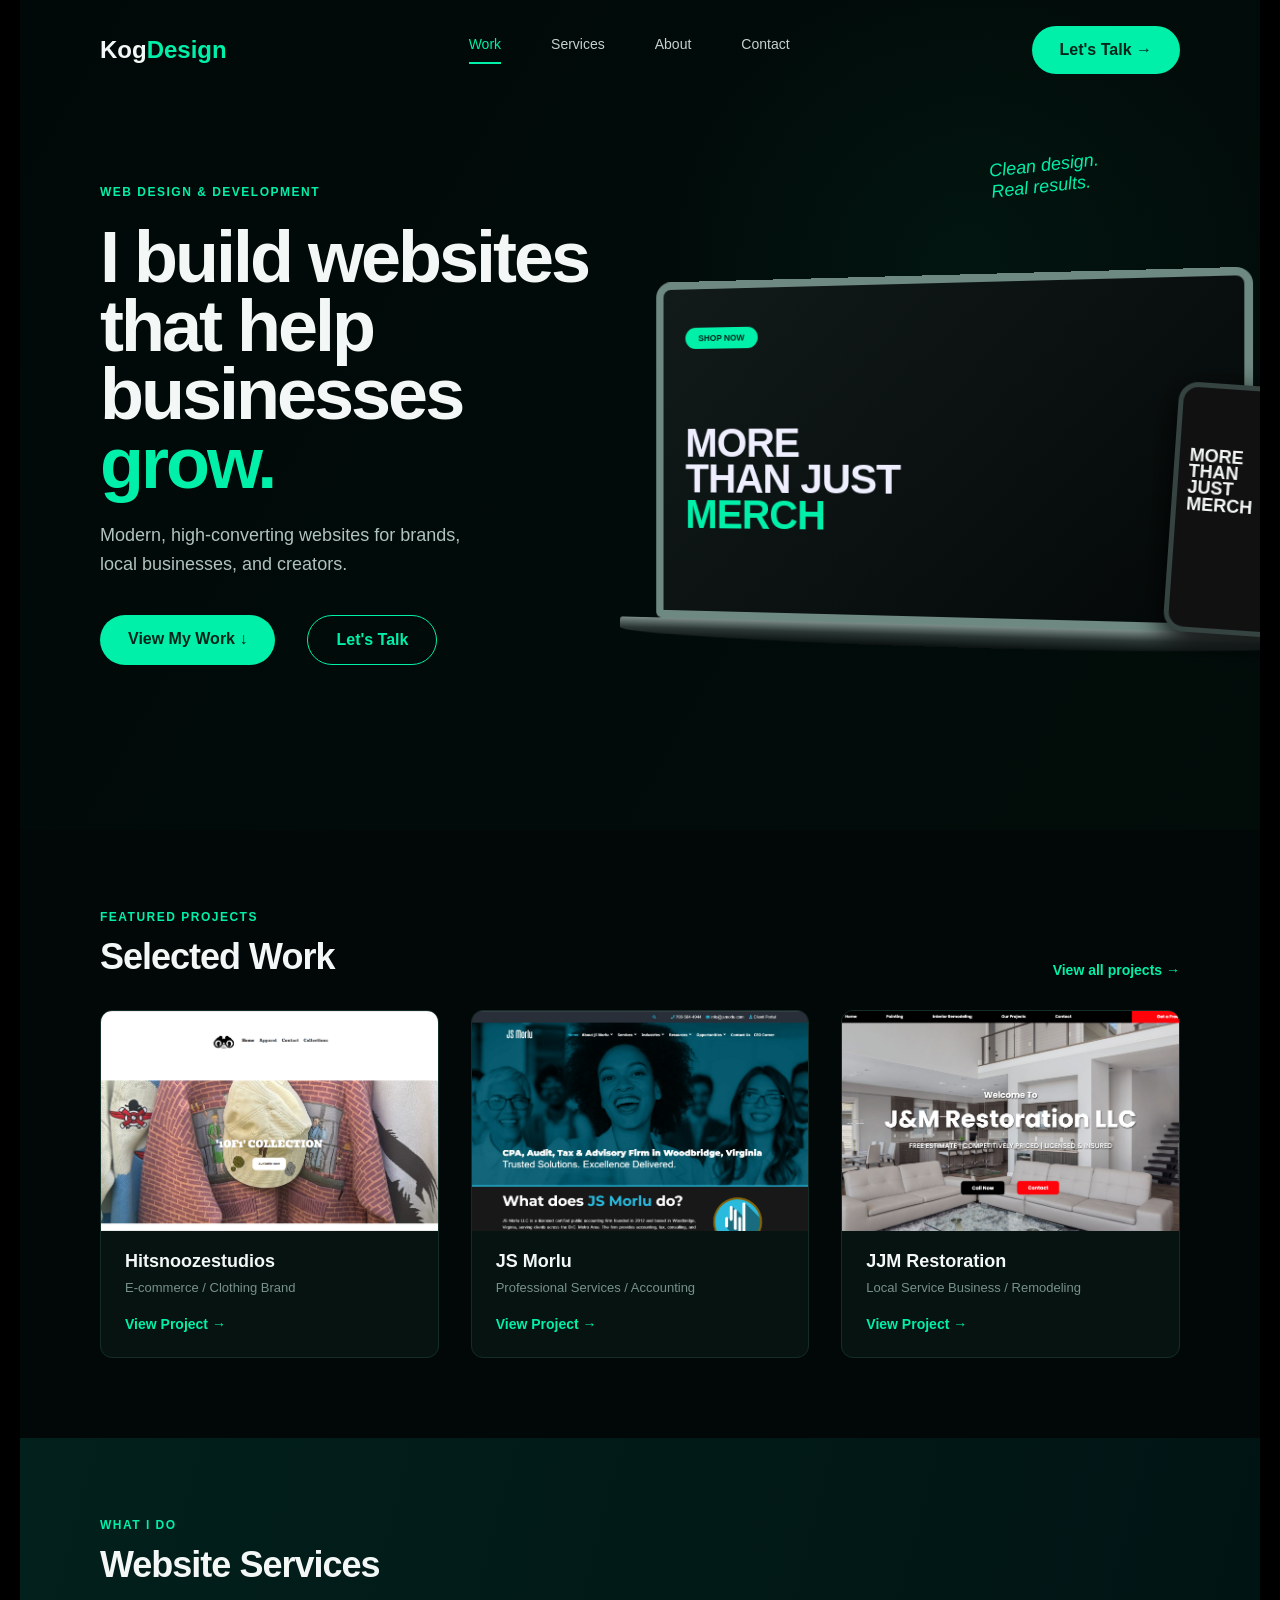
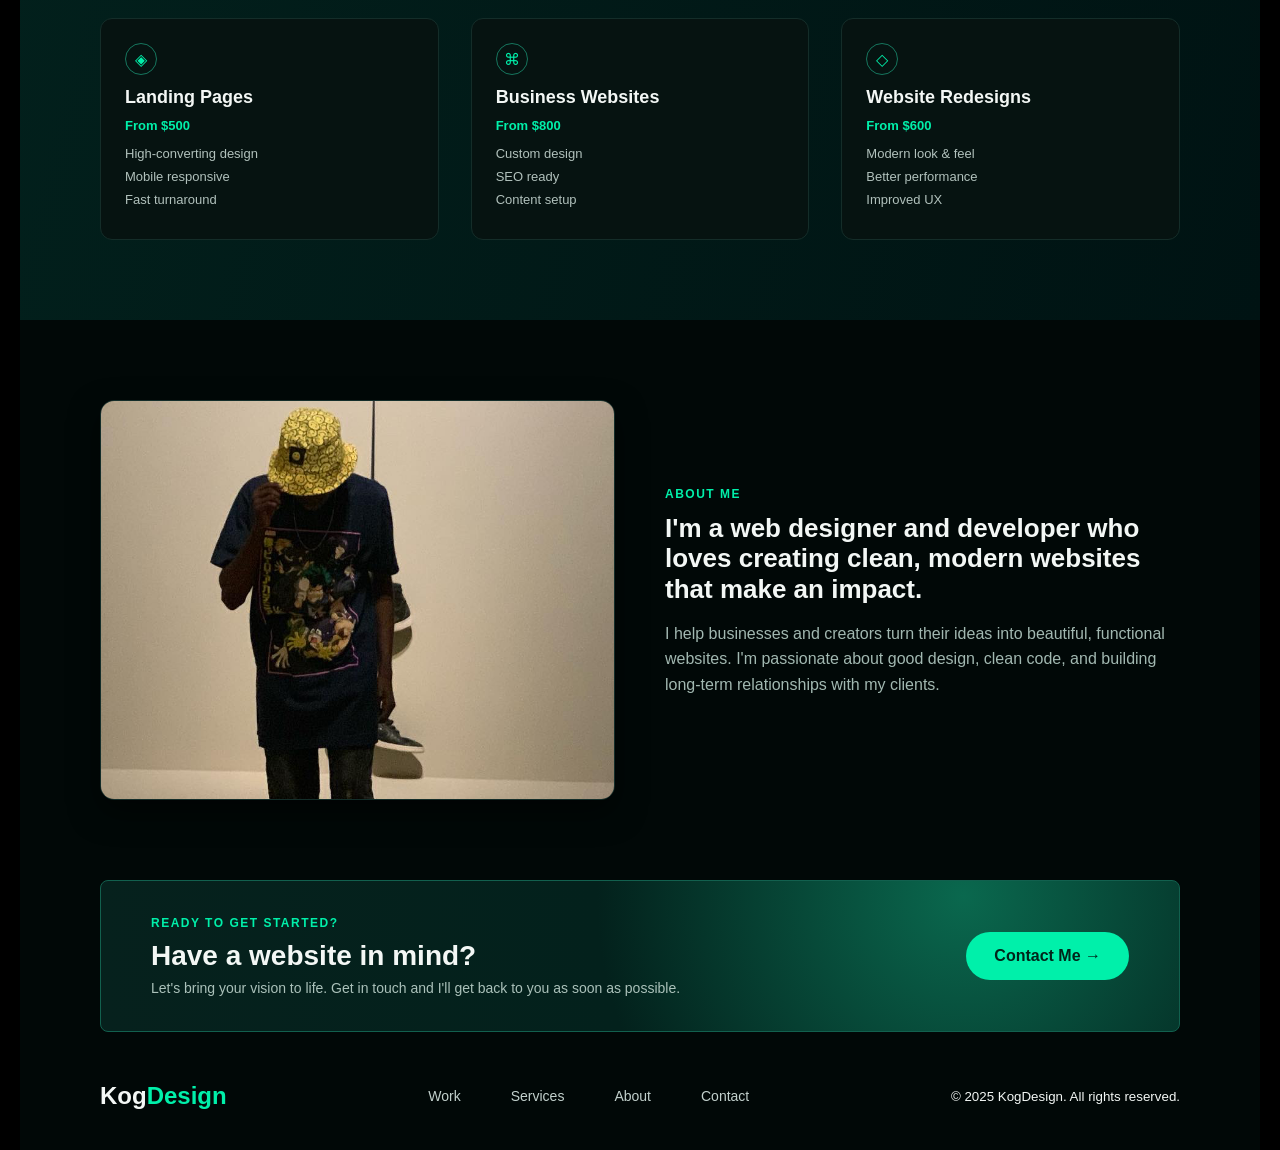
<file: index.html>
<!doctype html>
<html lang="en">
<head>
<meta charset="UTF-8" />
<meta name="viewport" content="width=device-width, initial-scale=1.0" />
<title>KogDesign — Web Design & Development</title>
<style>
:root{--bg:#000;--panel:#04130f;--line:#103c31;--muted:#9ab5ad;--text:#f3f7f5;--green:#00f0aa;--green2:#00b987}
*{box-sizing:border-box}
html{scroll-behavior:smooth}
body{margin:0;background:var(--bg);color:var(--text);font:16px Arial,Helvetica,sans-serif}
a{color:inherit;text-decoration:none}
button{font:inherit}
.site{width:min(1600px,calc(100% - 40px));margin:0 auto;background:#010807;overflow:hidden}
.hero{min-height:800px;padding:0 80px 80px;background:radial-gradient(circle at 76% 32%,#063d2b33,transparent 30%),linear-gradient(120deg,#000908,#020d0a)}
header{height:100px;display:flex;align-items:center;justify-content:space-between}
.brand{font-size:24px;font-weight:800}.brand span{color:var(--green)}
nav{display:flex;gap:50px;font-size:14px;color:#c4d2ce}
nav a:first-child{color:var(--green);border-bottom:2px solid var(--green);padding-bottom:10px}
.cta,.button{border:0;border-radius:30px;padding:15px 28px;font-weight:700;cursor:pointer}
.cta,.primary{background:var(--green);color:#00251a}
.outline{background:transparent;border:1px solid var(--green);color:var(--green)}
.hero-grid{display:grid;grid-template-columns:1fr 1.2fr;align-items:center;min-height:650px}
.eyebrow,.mini{font-size:12px;letter-spacing:1.5px;color:var(--green);font-weight:700}
.hero h1{font-size:72px;line-height:.95;letter-spacing:-3px;margin:24px 0}
.hero h1 span{color:var(--green)}
.hero p{color:#b0c3bd;line-height:1.6;font-size:18px}
.actions{display:flex;gap:32px;margin-top:36px}
.hero-art{height:600px;position:relative}
.scribble{position:absolute;right:80px;top:30px;color:var(--green);font-style:italic;transform:rotate(-6deg);font-size:18px}
.laptop{position:absolute;left:50px;top:150px;width:600px;height:350px;transform:perspective(800px) rotateY(-7deg)}
.screen{height:350px;border:8px solid #6e8981;border-radius:16px 16px 6px 6px;background:linear-gradient(135deg,#121b1a,#030807);padding:24px;color:#eef}
.screen h3{font-size:42px;line-height:.88;margin:80px 0;letter-spacing:-1px}
.screen b{color:var(--green)}
.screen small{background:var(--green);color:#00251a;border-radius:14px;font-size:9px;font-weight:800;padding:6px 14px;margin-top:16px;display:inline-block}
.base{height:22px;width:680px;margin-left:-40px;background:linear-gradient(#7c8c88,#2b3735 48%,#0a1010);border-radius:4px 4px 60% 60%}
.phone{position:absolute;left:580px;top:260px;width:130px;height:250px;padding:10px;border:5px solid #354341;border-radius:20px;background:#111;transform:rotate(4deg);box-shadow:0 10px 30px #000}
.phone-screen{height:100%;border-radius:12px;background:linear-gradient(150deg,#152624,#060d0d);padding:14px 10px}
.phone h4{font-size:18px;line-height:.9;font-weight:800;margin:50px 0}
.section{padding:80px 80px}
.heading{display:flex;align-items:end;justify-content:space-between;margin-bottom:32px}
.section h2{margin:12px 0 0;font-size:36px;letter-spacing:-1px}
.muted{color:var(--green);font-size:14px;font-weight:700}
.projects{background:#020b0b}
.projects-grid{display:grid;grid-template-columns:repeat(3,1fr);gap:32px}
.card{background:#061311;border:1px solid #142d29;border-radius:12px;overflow:hidden;transition:transform .25s ease,border-color .25s ease,box-shadow .25s ease}
.card:hover{border-color:#00f0aa55;transform:translateY(-3px);box-shadow:0 12px 30px #0008}
.preview{height:220px;position:relative;overflow:hidden;background:#0e1d1b;display:flex;align-items:center;justify-content:center}
.preview img{width:100%;height:100%;object-fit:cover;object-position:top center;display:block;transition:transform .35s ease}
.card:hover .preview img{transform:scale(1.04)}
.info{padding:20px 24px 24px}
.info h3{font-size:18px;margin:0 0 8px}
.info p{color:#78918b;font-size:13px;margin:0 0 20px}
.info a{color:var(--green);font-size:14px;font-weight:700}
.green{background:linear-gradient(105deg,#02201c,#001313)}
.services{display:grid;grid-template-columns:repeat(3,1fr);gap:32px}
.service{background:#061311;border:1px solid #142d29;border-radius:12px;padding:24px}
.icon{width:32px;height:32px;border:1px solid #16765e;border-radius:50%;display:grid;place-items:center;color:var(--green);margin-bottom:12px}
.service h3{font-size:18px;margin:0 0 8px}
.service strong{font-size:13px;color:var(--green)}
.service ul{margin:12px 0 0;padding:0;list-style:none}
.service li{color:#b1c1bc;font-size:13px;margin:8px 0}
.about{display:grid;grid-template-columns:1fr 1fr;gap:50px;align-items:center}
.about-image{height:400px;border-radius:14px;overflow:hidden;border:1px solid #142d29;background:#061311;box-shadow:0 12px 30px #0008}
.about-image img{width:100%;height:100%;object-fit:cover;object-position:center 25%;display:block}
.about h3{font-size:26px;line-height:1.18;margin:12px 0 16px}
.about p{color:#a2b8b1;font-size:16px;line-height:1.6}
.banner{margin:0 80px 50px;padding:35px 50px;border:1px solid #12604e;border-radius:8px;background:radial-gradient(circle at 80% 10%,#0a684e,#03211c 42%,#06211d);display:flex;align-items:center;justify-content:space-between}
.banner h2{font-size:28px;margin:10px 0 8px}
.banner p{margin:0;color:#abc1ba;font-size:14px}
footer{display:flex;align-items:center;justify-content:space-between;padding:0 80px 40px}
.footer-links{display:flex;gap:50px;font-size:14px;color:#c2d0cc}
.contact-modal{position:fixed;inset:0;z-index:20;display:none;place-items:center;padding:24px;background:#000b;backdrop-filter:blur(7px)}
.form-card{width:min(100%,560px);position:relative;padding:38px 42px 42px;border:1px solid #1a6a56;border-radius:12px;background:linear-gradient(145deg,#071c18,#020b0a 70%);box-shadow:0 24px 80px #000}
.close{position:absolute;top:18px;right:18px;display:grid;place-items:center;width:32px;height:32px;border:1px solid #1d5c4d;border-radius:50%;background:transparent;color:#b4d0c8;cursor:pointer}
.form-card h2{margin:8px 0 10px;font-size:34px;letter-spacing:-1.5px}
.form-card p{margin:0 0 25px;max-width:450px;color:#a8c0b8;font-size:13px;line-height:1.55}
.form-card form{display:grid;gap:14px}
.form-card label{display:grid;gap:7px;color:#dbe9e4;font-size:11px;font-weight:700}
.form-card input,.form-card textarea,.form-card select{width:100%;border:1px solid #21483f;border-radius:5px;outline:0;padding:13px 14px;background:#061310;color:#f1f5f3;font:inherit;font-size:13px;resize:vertical}
.form-card input:focus,.form-card textarea:focus,.form-card select:focus{border-color:var(--green);box-shadow:0 0 0 3px #00f0aa1c}
.form-card input::placeholder,.form-card textarea::placeholder{color:#6f8981}
.send{justify-self:end;display:inline-flex;align-items:center;gap:8px;margin-top:5px;padding:13px 20px;border:0;border-radius:24px;background:var(--green);color:#001d14;font-size:12px;font-weight:800;cursor:pointer}
@media (max-width:850px){.site{width:100%}.hero{padding:0 25px 50px}.hero-grid{grid-template-columns:1fr}.hero-art{transform:scale(.82);transform-origin:left top;min-height:350px;margin-bottom:-65px}.hero h1{font-size:43px}.section{padding:50px 25px}.projects-grid,.services{grid-template-columns:1fr 1fr}.about{grid-template-columns:1fr}.banner{margin:0 25px 40px;flex-direction:column;gap:20px;align-items:flex-start}footer{padding:0 25px 30px}.footer-links{display:none}}
@media (max-width:560px){.projects-grid,.services{grid-template-columns:1fr}.hero-art{transform:scale(.65);margin-right:-120px}}
</style>
</head>
<body>
<div class="site" id="top">
<section class="hero"><header><a class="brand" href="#top">Kog<span>Design</span></a><nav><a href="#work">Work</a><a href="#services">Services</a><a href="#about">About</a><a href="#contact">Contact</a></nav><a class="cta" href="#contact">Let's Talk →</a></header><div class="hero-grid"><div><div class="eyebrow">WEB DESIGN & DEVELOPMENT</div><h1>I build websites<br>that help businesses<br><span>grow.</span></h1><p>Modern, high-converting websites for brands,<br>local businesses, and creators.</p><div class="actions"><a class="button primary" href="#work">View My Work ↓</a><a class="button outline" href="#contact">Let's Talk</a></div></div><div class="hero-art"><div class="scribble">Clean design.<br>Real results.</div><div class="laptop"><div class="screen"><small>SHOP NOW</small><h3>MORE<br>THAN JUST<br><b>MERCH</b></h3></div><div class="base"></div></div><div class="phone"><h4>MORE<br>THAN JUST<br><b>MERCH</b></h4></div></div></div></section>
<section class="section" id="work"><div class="heading"><div><div class="eyebrow">FEATURED PROJECTS</div><h2>Selected Work</h2></div><a class="muted" href="#contact">View all projects →</a></div><div class="projects-grid"><article class="card"><div class="preview"><img src="images/HitSnoozeStudios.png" alt="Hitsnoozestudios" title="Hitsnoozestudios" /></div><div class="info"><h3>Hitsnoozestudios</h3><p>E-commerce / Clothing Brand</p><a href="Hitsnoozestudios/HITSNOOZESTUDIOS.html">View Project →</a></div></article><article class="card"><div class="preview"><img src="images/jsmorlu.png" alt="JS Morlu" title="JS Morlu" /></div><div class="info"><h3>JS Morlu</h3><p>Professional Services / Accounting</p><a href="JS MORLU/JS MORLU.html">View Project →</a></div></article><article class="card"><div class="preview"><img src="images/jjmrestoration.png" alt="JJM Restoration" title="JJM Restoration" /></div><div class="info"><h3>JJM Restoration</h3><p>Local Service Business / Remodeling</p><a href="J&M RESTORATIONS/J&M.html">View Project →</a></div></article></div></section>
<section class="section green" id="services"><div class="heading"><div><div class="eyebrow">WHAT I DO</div><h2>Website Services</h2></div></div><div class="services"><article class="service"><div class="icon">◈</div><h3>Landing Pages</h3><strong>From $500</strong><ul><li>High-converting design</li><li>Mobile responsive</li><li>Fast turnaround</li></ul></article><article class="service"><div class="icon">⌘</div><h3>Business Websites</h3><strong>From $800</strong><ul><li>Custom design</li><li>SEO ready</li><li>Content setup</li></ul></article><article class="service"><div class="icon">◇</div><h3>Website Redesigns</h3><strong>From $600</strong><ul><li>Modern look & feel</li><li>Better performance</li><li>Improved UX</li></ul></article></div></section>
<section class="section" id="about"><div class="about"><div class="about-image"><img src="images/raw.png" alt="About KogDesign" /></div><div><div class="eyebrow">ABOUT ME</div><h3>I'm a web designer and developer who loves creating clean, modern websites that make an impact.</h3><p>I help businesses and creators turn their ideas into beautiful, functional websites. I'm passionate about good design, clean code, and building long-term relationships with my clients.</p></div></div></section>
<section class="banner" id="contact"><div><div class="mini">READY TO GET STARTED?</div><h2>Have a website in mind?</h2><p>Let's bring your vision to life. Get in touch and I'll get back to you as soon as possible.</p></div><button class="button primary" id="contactButton">Contact Me →</button></section><footer><a class="brand" href="#top">Kog<span>Design</span></a><div class="footer-links"><a href="#work">Work</a><a href="#services">Services</a><a href="#about">About</a><a href="#contact">Contact</a></div><small>© 2025 KogDesign. All rights reserved.</small></footer></div>
<div class="contact-modal" id="modal" style="display:none"><div class="form-card"><button class="close" data-close aria-label="Close">×</button><div class="eyebrow">LET'S CONNECT</div><h2>Get in touch</h2><p>Have a project in mind or a question about my services? I'd love to hear from you.</p><form id="contactForm">
    <label>Name<input required name="name" placeholder="Your name"></label>
    <label>Email address<input required type="email" name="email" placeholder="you@example.com"></label>
    <label>What do you need
        <select name="need" required>
            <option value="new website">New website</option>
            <option value="website redesign">Website redesign</option>
            <option value="landing page">Landing page</option>
            <option value="website update">Website update</option>
            <option value="other">Other</option>
        </select>
    </label>
    <label>Budget
        <select name="budget" required>
            <option value="under-500">Under $500</option>
            <option value="500-1000">$500-$1,000</option>
            <option value="1000-2000">$1,000-$2,000</option>
            <option value="2000">$2,000</option>
        </select>
    </label>
    <label>Message<textarea required name="message" rows="5" placeholder="Tell me a little about your project..."></textarea></label>
    <button class="send" type="submit">Send message →</button>
</form></div></div>
<script>const modal=document.getElementById('modal');document.getElementById('contactButton').addEventListener('click',()=>{modal.style.display='grid'});document.querySelector('[data-close]').addEventListener('click',()=>modal.style.display='none');modal.addEventListener('click',e=>{if(e.target===modal)modal.style.display='none'});document.getElementById('contactForm').addEventListener('submit',e=>{e.preventDefault();e.target.innerHTML='<h3>Message ready to send.</h3><p>Thanks for reaching out. I will get back to you as soon as possible.</p><button class="send" type="button" data-done>Close</button>';document.querySelector('[data-done]').addEventListener('click',()=>modal.style.display='none')});</script>
</body></html>
</file>
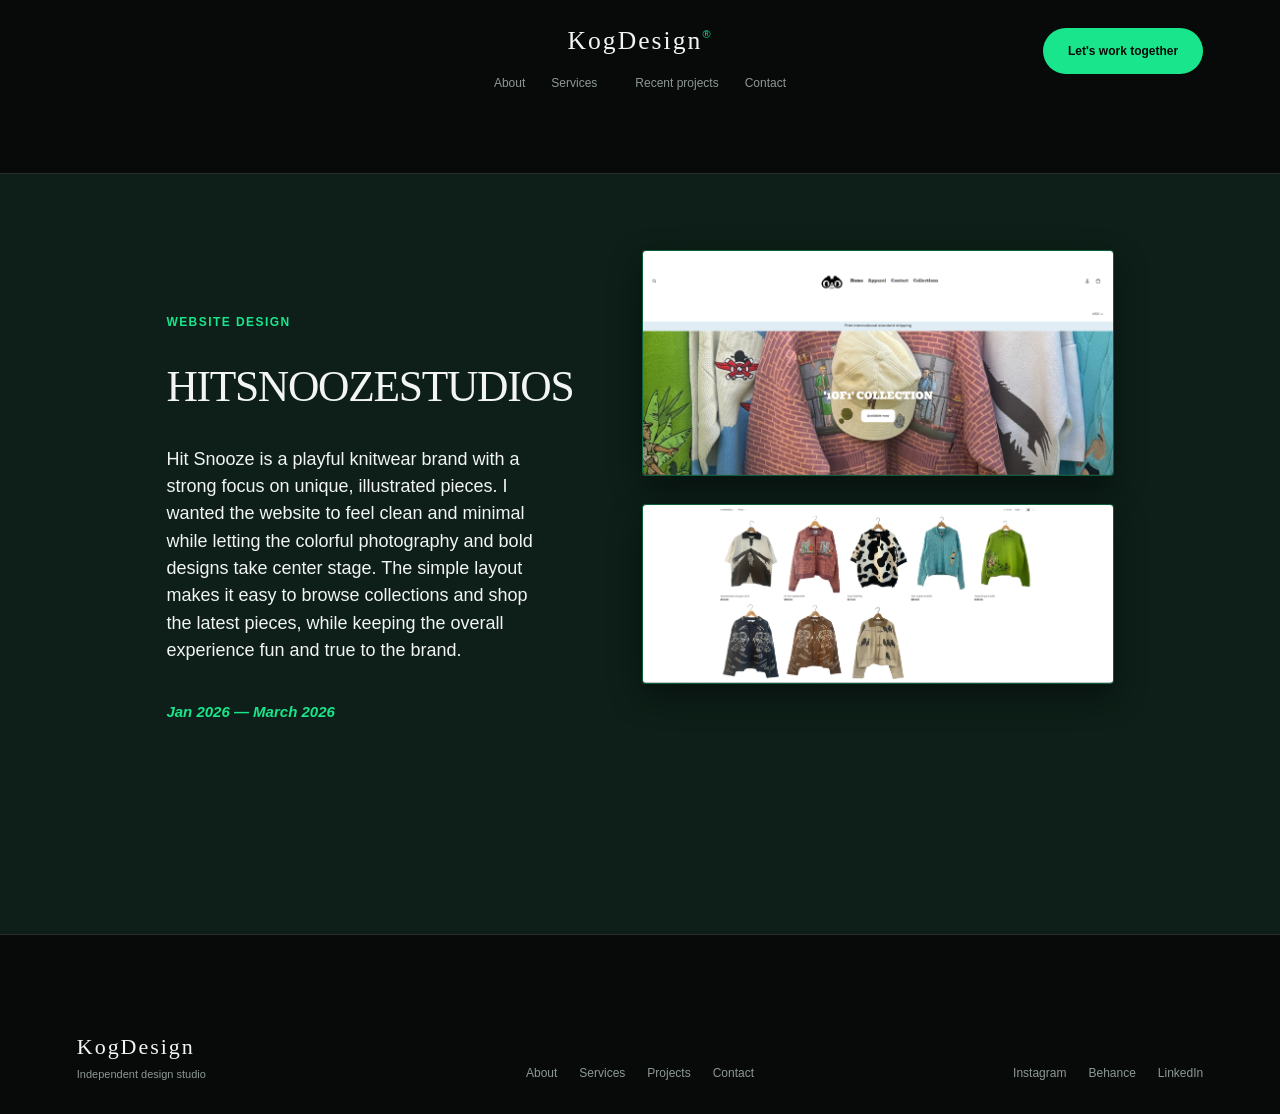
<file: Hitsnoozestudios/public/index.html>
<!doctype html>
<html lang="en">
<head>
<meta charset="utf-8">
<meta name="viewport" content="width=device-width, initial-scale=1">
<title>KogDesign — Hit Snooze Studios</title>
<style>
:root{--black:#080A09;--green:#0D1F18;--bright:#19E68C;--white:#F2F5F3;--muted:#8D9993}
*{box-sizing:border-box}
html{scroll-behavior:smooth}
body{margin:0;background:var(--black);color:var(--white);font-family:Arial,Helvetica,sans-serif}
a{color:inherit;text-decoration:none}
.site-header{min-height:174px;padding:28px clamp(24px,6vw,92px) 25px;display:grid;grid-template-columns:1fr auto 1fr;align-items:start;gap:30px;border-bottom:1px solid #f2f5f326}
.header-center{grid-column:1/-1;grid-row:1;display:flex;flex-direction:column;align-items:center;gap:22px}
.wordmark{font:400 clamp(22px,2vw,30px)/1 Georgia,serif;letter-spacing:.08em;white-space:nowrap}
.wordmark span{color:var(--bright);font:11px Arial,sans-serif;vertical-align:top}
.header-links{display:flex;gap:38px}
.header-nav{display:flex;gap:26px;color:var(--muted);font-size:12px}
.header-nav a:hover,.site-footer a:hover{color:var(--bright)}
.header-cta{grid-column:3;grid-row:1;justify-self:end;background:var(--bright);color:var(--black);border-radius:999px;padding:16px 25px;font-size:12px;font-weight:700;transition:opacity .2s ease}
.header-cta:hover{opacity:.9}
.project-layout{background:var(--green);min-height:760px;padding:76px clamp(24px,13vw,250px) 48px;display:grid;grid-template-columns:minmax(300px,.9fr) minmax(440px,1.1fr);gap:clamp(50px,7vw,120px);align-items:start}
.project-copy{padding-top:54px;display:flex;flex-direction:column}
.project-label{font:700 12px/1 Arial,sans-serif;color:var(--bright);text-transform:uppercase;letter-spacing:.12em}
.project-copy h1{font:400 clamp(26px,3.4vw,52px)/1.05 Georgia,serif;letter-spacing:-.03em;margin:24px 0 36px;white-space:nowrap}
.copy-body{max-width:540px;font-size:18px;line-height:1.52}
.copy-body p{margin:0 0 18px}
.project-date{color:var(--bright);font-size:15px;font-style:italic;font-weight:700;margin:8px 0 0;padding-top:12px}
.project-images{display:grid;grid-template-columns:1fr;gap:28px}
.project-image-wrap{position:relative;border:1px solid #19e68c61;border-radius:4px;overflow:hidden;background:#050c0a;box-shadow:0 12px 32px rgba(0,0,0,0.45);transition:transform .3s ease,border-color .3s ease,box-shadow .3s ease}
.project-image-wrap:hover{transform:translateY(-3px);border-color:var(--bright);box-shadow:0 18px 40px rgba(0,0,0,0.6)}
.project-image{width:100%;height:auto;display:block;object-fit:cover}
.site-footer{background:var(--black);min-height:180px;padding:34px clamp(24px,6vw,92px);display:grid;grid-template-columns:1fr auto 1fr;align-items:end;gap:30px;border-top:1px solid #f2f5f326}
.footer-name{display:flex;flex-direction:column;gap:8px}
.footer-name span{font:400 22px Georgia,serif;letter-spacing:.09em}
.footer-name small{color:var(--muted);font-size:11px}
.site-footer nav,.socials{display:flex;gap:22px;color:var(--muted);font-size:12px}
.socials{justify-content:flex-end}
@media(max-width:800px){
  .site-header{min-height:120px;grid-template-columns:1fr auto}
  .header-center{align-items:flex-start}
  .header-links{gap:16px}
  .project-layout{grid-template-columns:1fr;padding:60px 24px 42px}
  .project-copy{padding-top:0}
  .project-date{margin-top:20px}
  .site-footer{grid-template-columns:1fr;align-items:start;gap:28px}
  .socials{justify-content:flex-start}
  .site-footer nav{flex-wrap:wrap}
}
@media(max-width:520px){
  .header-cta{padding:12px 14px;font-size:10px}
  .header-links{display:none}
  .wordmark{font-size:20px}
  .project-copy h1{font-size:clamp(22px,6vw,30px);margin:20px 0 28px;white-space:normal}
  .copy-body{font-size:16px}
}
</style>
</head>
<body>
<header class="site-header" id="top">
  <div class="header-center">
    <a class="wordmark" href="#top">KogDesign<span>®</span></a>
    <div class="header-links">
      <nav class="header-nav" aria-label="Primary navigation">
        <a href="#about">About</a>
        <a href="#services">Services</a>
      </nav>
      <nav class="header-nav" aria-label="Project navigation">
        <a href="#work">Recent projects</a>
        <a href="#contact">Contact</a>
      </nav>
    </div>
  </div>
  <a href="#contact" class="header-cta">Let's work together</a>
</header>

<main>
  <section class="project-layout" id="about">
    <div class="project-copy">
      <p class="project-label">Website design</p>
      <h1>HITSNOOZESTUDIOS</h1>
      <div class="copy-body">
        <p>Hit Snooze is a playful knitwear brand with a strong focus on unique, illustrated pieces. I wanted the website to feel clean and minimal while letting the colorful photography and bold designs take center stage. The simple layout makes it easy to browse collections and shop the latest pieces, while keeping the overall experience fun and true to the brand.</p>
      </div>
      <p class="project-date">Jan 2026 — March 2026</p>
    </div>
    
    <div class="project-images" id="work">
      <div class="project-image-wrap">
        <img class="project-image" src="images/Screenshot%202026-09-22%20130856.png" alt="Hit Snooze Studios Website Design Showcase" loading="lazy" />
      </div>
      <div class="project-image-wrap">
        <img class="project-image" src="images/Screenshot%202026-09-22%20131253.png" alt="Hit Snooze Studios Feature Layout" loading="lazy" />
      </div>
    </div>
  </section>
</main>

<footer class="site-footer" id="contact">
  <div class="footer-name">
    <span>KogDesign</span>
    <small>Independent design studio</small>
  </div>
  <nav aria-label="Footer navigation">
    <a href="#about">About</a>
    <a href="#services">Services</a>
    <a href="#work">Projects</a>
    <a href="mailto:hello@kogdesign.studio">Contact</a>
  </nav>
  <div class="socials">
    <a href="#contact">Instagram</a>
    <a href="#contact">Behance</a>
    <a href="#contact">LinkedIn</a>
  </div>
</footer>
</body>
</html>
</file>
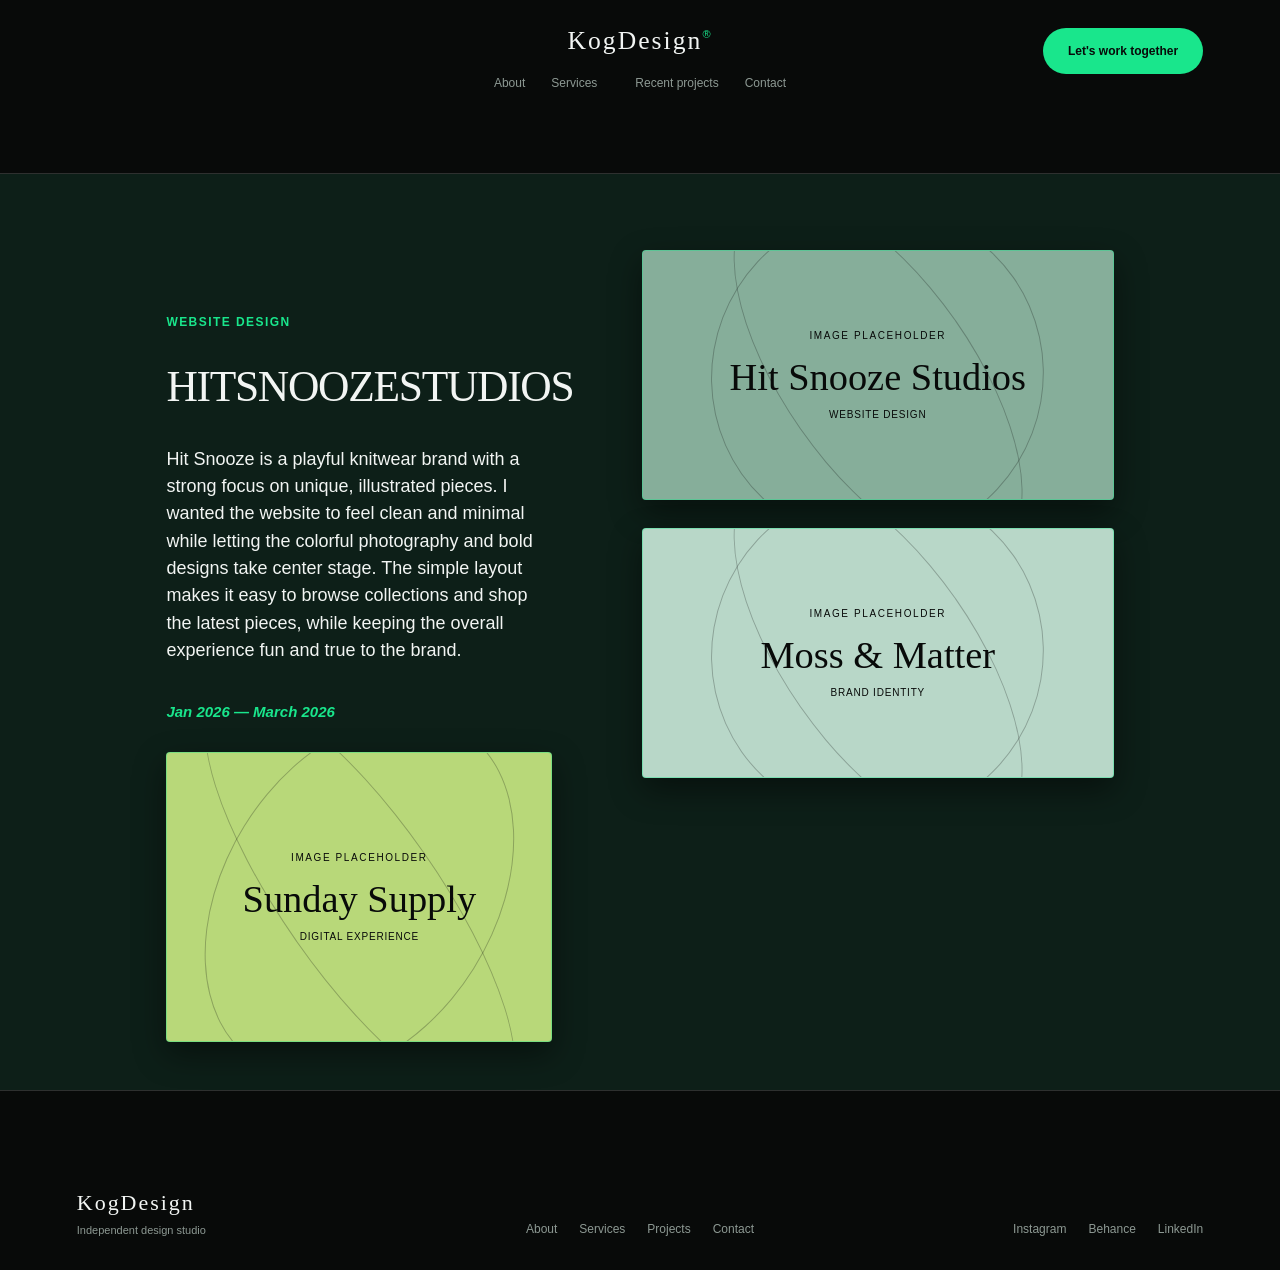
<file: J&M RESTORATIONS/public/index.html>
<!doctype html>
<html lang="en">
<head>
<meta charset="utf-8">
<meta name="viewport" content="width=device-width, initial-scale=1">
<title>KogDesign — Hit Snooze Studios</title>
<style>
:root { --black:#080A09; --green:#0D1F18; --bright:#19E68C; --white:#F2F5F3; --muted:#8D9993; }
* { box-sizing:border-box; }
html { scroll-behavior:smooth; }
body { margin:0; background:var(--black); color:var(--white); font-family:Arial,Helvetica,sans-serif; }
a { color:inherit; text-decoration:none; }
.site-shell { overflow:hidden; background:var(--black); }
.site-header { min-height:174px; padding:28px clamp(24px,6vw,92px) 25px; display:grid; grid-template-columns:1fr auto 1fr; align-items:start; gap:30px; border-bottom:1px solid rgba(242,245,243,.16); }
.header-center { grid-column:1 / -1; grid-row:1; display:flex; flex-direction:column; align-items:center; gap:22px; }
.wordmark { font:400 clamp(22px,2vw,30px)/1 Georgia,serif; letter-spacing:.08em; white-space:nowrap; }
.wordmark span { color:var(--bright); font:11px Arial,sans-serif; vertical-align:top; }
.header-links { display:flex; gap:38px; }
.header-nav { display:flex; gap:26px; color:var(--muted); font-size:12px; }
.header-nav a:hover, .site-footer a:hover { color:var(--bright); }
.header-cta { grid-column:3; grid-row:1; justify-self:end; background:var(--bright); color:var(--black); border-radius:999px; padding:16px 25px; font-size:12px; font-weight:700; transition:opacity .2s ease; }
.header-cta:hover { opacity:.9; }
.project-layout { background:var(--green); min-height:760px; padding:76px clamp(24px,13vw,250px) 48px; display:grid; grid-template-columns:minmax(300px,.9fr) minmax(440px,1.1fr); gap:clamp(50px,7vw,120px); align-items:start; }
.project-left { display:flex; flex-direction:column; gap:32px; }
.project-copy { padding-top:54px; display:flex; flex-direction:column; }
.project-label { font:700 12px/1 Arial,sans-serif; color:var(--bright); text-transform:uppercase; letter-spacing:.12em; }
.project-copy h1 { font:400 clamp(26px,3.4vw,52px)/1.05 Georgia,serif; letter-spacing:-.03em; margin:24px 0 36px; white-space:nowrap; }
.copy-body { max-width:540px; font-size:18px; line-height:1.52; color:var(--white); }
.copy-body p { margin:0 0 18px; }
.project-date { color:var(--bright); font-size:15px; font-style:italic; font-weight:700; margin:8px 0 0; padding-top:12px; }
.project-images { display:grid; grid-template-columns:1fr; gap:28px; }
.image-box { min-height:250px; border:1px solid rgba(25,230,140,.38); display:flex; flex-direction:column; align-items:center; justify-content:center; position:relative; text-align:center; color:var(--black); overflow:hidden; border-radius:4px; box-shadow:0 12px 32px rgba(0,0,0,0.45); transition:transform .3s ease, border-color .3s ease, box-shadow .3s ease; }
.image-box:hover { transform:translateY(-3px); border-color:var(--bright); box-shadow:0 18px 40px rgba(0,0,0,0.6); }
.image-box span { text-transform:uppercase; letter-spacing:.16em; font-size:10px; margin-bottom:14px; position:relative; z-index:1; }
.image-box strong { font:400 clamp(26px,3vw,44px) Georgia,serif; position:relative; z-index:1; }
.image-box small { margin-top:10px; font-size:10px; text-transform:uppercase; letter-spacing:.08em; position:relative; z-index:1; }
.image-box:before, .image-box:after { content:''; position:absolute; border:1px solid rgba(8,10,9,.25); width:70%; height:135%; border-radius:50%; transform:rotate(32deg); }
.image-box:after { width:40%; height:170%; transform:rotate(-35deg); }
.placeholder-one { background:#86ae9a; }
.placeholder-two { background:#b8d7c8; }
.placeholder-three { background:#b8d879; }
.bottom-box { grid-column:1; width:100%; }
.bottom-box .image-box { min-height:290px; }
.site-footer { background:var(--black); min-height:180px; padding:34px clamp(24px,6vw,92px); display:grid; grid-template-columns:1fr auto 1fr; align-items:end; gap:30px; border-top:1px solid rgba(242,245,243,.16); }
.footer-name { display:flex; flex-direction:column; gap:8px; }
.footer-name span { font:400 22px Georgia,serif; letter-spacing:.09em; }
.footer-name small { color:var(--muted); font-size:11px; }
.site-footer nav, .socials { display:flex; gap:22px; color:var(--muted); font-size:12px; }
.socials { justify-content:flex-end; }
@media(max-width:800px){
  .site-header { min-height:120px; grid-template-columns:1fr auto; }
  .header-center { align-items:flex-start; }
  .header-links { gap:16px; }
  .project-layout { grid-template-columns:1fr; padding:60px 24px 42px; }
  .project-copy { padding-top:0; }
  .project-date { margin-top:20px; }
  .site-footer { grid-template-columns:1fr; align-items:start; gap:28px; }
  .socials { justify-content:flex-start; }
  .site-footer nav { flex-wrap:wrap; }
}
@media(max-width:520px){
  .header-cta { padding:12px 14px; font-size:10px; }
  .header-links { display:none; }
  .wordmark { font-size:20px; }
  .project-copy h1 { font-size:clamp(22px,6vw,30px); margin:20px 0 28px; white-space:normal; }
  .copy-body { font-size:16px; }
  .image-box { min-height:210px; }
  .bottom-box .image-box { min-height:230px; }
}
:focus-visible { outline:2px solid var(--bright); outline-offset:4px; }
</style>
</head>
<body>
<main class="site-shell" id="top">
  <header class="site-header">
    <div class="header-center">
      <a class="wordmark" href="#top">KogDesign<span>®</span></a>
      <div class="header-links">
        <nav class="header-nav" aria-label="Primary navigation">
          <a href="#about">About</a>
          <a href="#services">Services</a>
        </nav>
        <nav class="header-nav" aria-label="Project navigation">
          <a href="#work">Recent projects</a>
          <a href="#contact">Contact</a>
        </nav>
      </div>
    </div>
    <a href="#contact" class="header-cta">Let's work together</a>
  </header>

  <section class="project-layout" id="about">
    <div class="project-left">
      <div class="project-copy">
        <p class="project-label">Website design</p>
        <h1>HITSNOOZESTUDIOS</h1>
        <div class="copy-body">
          <p>Hit Snooze is a playful knitwear brand with a strong focus on unique, illustrated pieces. I wanted the website to feel clean and minimal while letting the colorful photography and bold designs take center stage. The simple layout makes it easy to browse collections and shop the latest pieces, while keeping the overall experience fun and true to the brand.</p>
        </div>
        <p class="project-date">Jan 2026 — March 2026</p>
      </div>
      <div class="bottom-box">
        <div class="image-box placeholder-three" role="img" aria-label="Sunday Supply image placeholder">
          <span>Image placeholder</span>
          <strong>Sunday Supply</strong>
          <small>Digital experience</small>
        </div>
      </div>
    </div>

    <div class="project-images" id="work">
      <div class="image-box placeholder-one" role="img" aria-label="Hit Snooze Studios image placeholder">
        <span>Image placeholder</span>
        <strong>Hit Snooze Studios</strong>
        <small>Website design</small>
      </div>
      <div class="image-box placeholder-two" role="img" aria-label="Moss &amp; Matter image placeholder">
        <span>Image placeholder</span>
        <strong>Moss &amp; Matter</strong>
        <small>Brand identity</small>
      </div>
    </div>
  </section>

  <footer class="site-footer" id="contact">
    <div class="footer-name">
      <span>KogDesign</span>
      <small>Independent design studio</small>
    </div>
    <nav aria-label="Footer navigation">
      <a href="#about">About</a>
      <a href="#services">Services</a>
      <a href="#work">Projects</a>
      <a href="mailto:hello@fieldnote.studio">Contact</a>
    </nav>
    <div class="socials">
      <a href="#contact">Instagram</a>
      <a href="#contact">Behance</a>
      <a href="#contact">LinkedIn</a>
    </div>
  </footer>
</main>
</body>
</html>
</file>
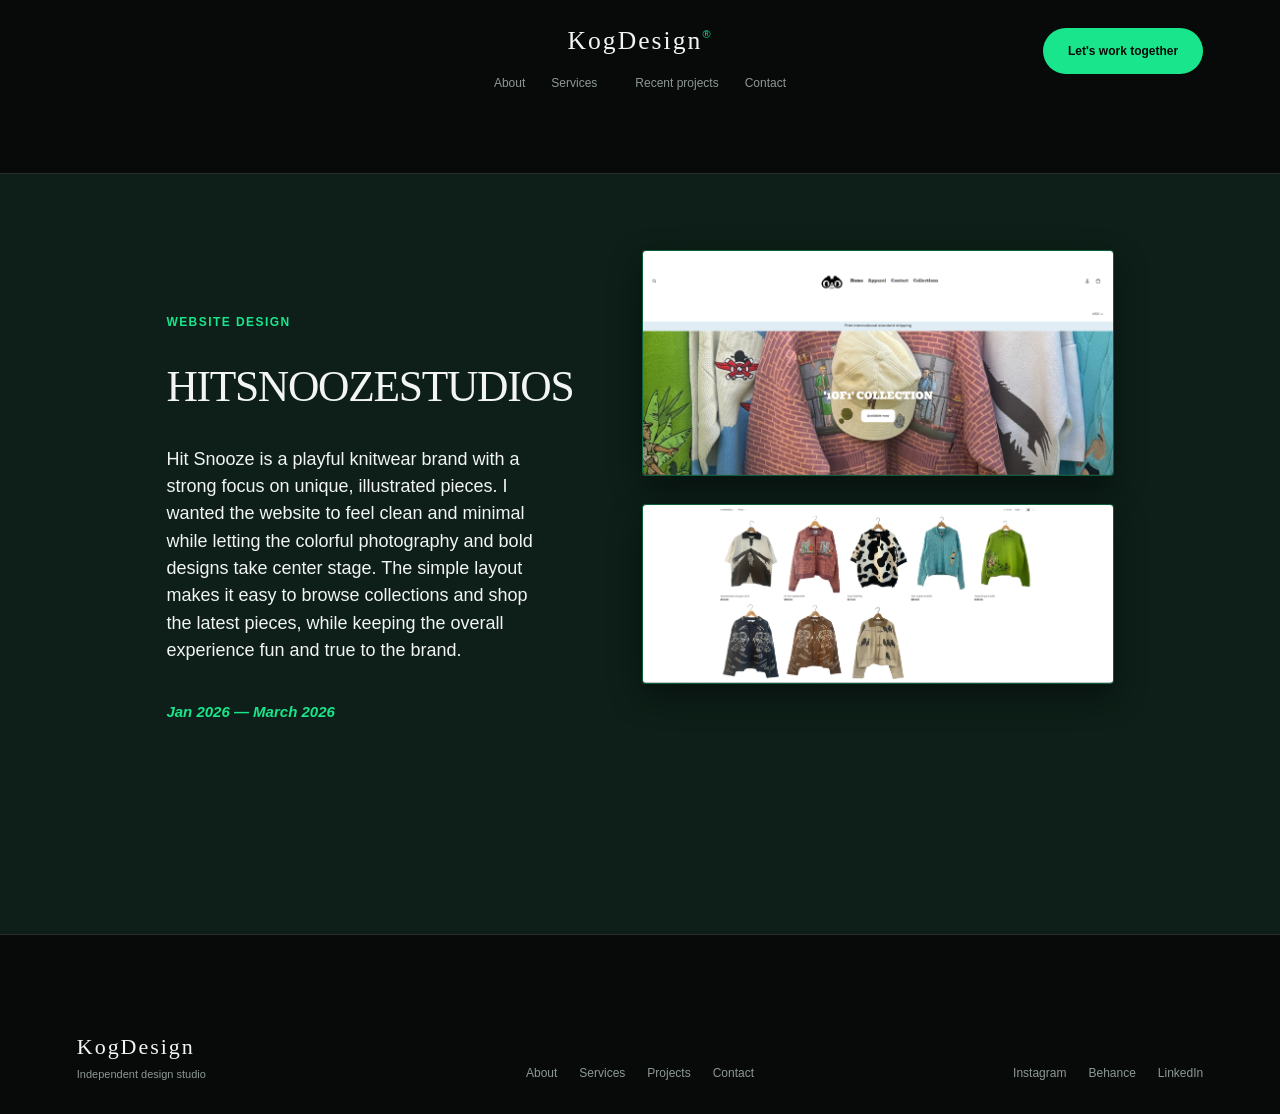
<file: Hitsnoozestudios/HITSNOOZESTUDIOS.html>
<!doctype html>
<html lang="en">
<head>
<meta charset="utf-8">
<meta name="viewport" content="width=device-width, initial-scale=1">
<title>KogDesign — Hit Snooze Studios</title>
<style>
:root{--black:#080A09;--green:#0D1F18;--bright:#19E68C;--white:#F2F5F3;--muted:#8D9993}
*{box-sizing:border-box}
html{scroll-behavior:smooth}
body{margin:0;background:var(--black);color:var(--white);font-family:Arial,Helvetica,sans-serif}
a{color:inherit;text-decoration:none}
.site-header{min-height:174px;padding:28px clamp(24px,6vw,92px) 25px;display:grid;grid-template-columns:1fr auto 1fr;align-items:start;gap:30px;border-bottom:1px solid #f2f5f326}
.header-center{grid-column:1/-1;grid-row:1;display:flex;flex-direction:column;align-items:center;gap:22px}
.wordmark{font:400 clamp(22px,2vw,30px)/1 Georgia,serif;letter-spacing:.08em;white-space:nowrap}
.wordmark span{color:var(--bright);font:11px Arial,sans-serif;vertical-align:top}
.header-links{display:flex;gap:38px}
.header-nav{display:flex;gap:26px;color:var(--muted);font-size:12px}
.header-nav a:hover,.site-footer a:hover{color:var(--bright)}
.header-cta{grid-column:3;grid-row:1;justify-self:end;background:var(--bright);color:var(--black);border-radius:999px;padding:16px 25px;font-size:12px;font-weight:700;transition:opacity .2s ease}
.header-cta:hover{opacity:.9}
.project-layout{background:var(--green);min-height:760px;padding:76px clamp(24px,13vw,250px) 48px;display:grid;grid-template-columns:minmax(300px,.9fr) minmax(440px,1.1fr);gap:clamp(50px,7vw,120px);align-items:start}
.project-copy{padding-top:54px;display:flex;flex-direction:column}
.project-label{font:700 12px/1 Arial,sans-serif;color:var(--bright);text-transform:uppercase;letter-spacing:.12em}
.project-copy h1{font:400 clamp(26px,3.4vw,52px)/1.05 Georgia,serif;letter-spacing:-.03em;margin:24px 0 36px;white-space:nowrap}
.copy-body{max-width:540px;font-size:18px;line-height:1.52}
.copy-body p{margin:0 0 18px}
.project-date{color:var(--bright);font-size:15px;font-style:italic;font-weight:700;margin:8px 0 0;padding-top:12px}
.project-images{display:grid;grid-template-columns:1fr;gap:28px}
.project-image-wrap{position:relative;border:1px solid #19e68c61;border-radius:4px;overflow:hidden;background:#050c0a;box-shadow:0 12px 32px rgba(0,0,0,0.45);transition:transform .3s ease,border-color .3s ease,box-shadow .3s ease}
.project-image-wrap:hover{transform:translateY(-3px);border-color:var(--bright);box-shadow:0 18px 40px rgba(0,0,0,0.6)}
.project-image{width:100%;height:auto;display:block;object-fit:cover}
.site-footer{background:var(--black);min-height:180px;padding:34px clamp(24px,6vw,92px);display:grid;grid-template-columns:1fr auto 1fr;align-items:end;gap:30px;border-top:1px solid #f2f5f326}
.footer-name{display:flex;flex-direction:column;gap:8px}
.footer-name span{font:400 22px Georgia,serif;letter-spacing:.09em}
.footer-name small{color:var(--muted);font-size:11px}
.site-footer nav,.socials{display:flex;gap:22px;color:var(--muted);font-size:12px}
.socials{justify-content:flex-end}
@media(max-width:800px){
  .site-header{min-height:120px;grid-template-columns:1fr auto}
  .header-center{align-items:flex-start}
  .header-links{gap:16px}
  .project-layout{grid-template-columns:1fr;padding:60px 24px 42px}
  .project-copy{padding-top:0}
  .project-date{margin-top:20px}
  .site-footer{grid-template-columns:1fr;align-items:start;gap:28px}
  .socials{justify-content:flex-start}
  .site-footer nav{flex-wrap:wrap}
}
@media(max-width:520px){
  .header-cta{padding:12px 14px;font-size:10px}
  .header-links{display:none}
  .wordmark{font-size:20px}
  .project-copy h1{font-size:clamp(22px,6vw,30px);margin:20px 0 28px;white-space:normal}
  .copy-body{font-size:16px}
}
</style>
</head>
<body>
<header class="site-header" id="top">
  <div class="header-center">
    <a class="wordmark" href="#top">KogDesign<span>®</span></a>
    <div class="header-links">
      <nav class="header-nav" aria-label="Primary navigation">
        <a href="../index.html#about">About</a>
        <a href="../index.html#services">Services</a>
      </nav>
      <nav class="header-nav" aria-label="Project navigation">
        <a href="#work">Recent projects</a>
        <a href="#contact">Contact</a>
      </nav>
    </div>
  </div>
  <a href="#contact" class="header-cta">Let's work together</a>
</header>

<main>
  <section class="project-layout" id="about">
    <div class="project-copy">
      <p class="project-label">Website design</p>
      <h1>HITSNOOZESTUDIOS</h1>
      <div class="copy-body">
        <p>Hit Snooze is a playful knitwear brand with a strong focus on unique, illustrated pieces. I wanted the website to feel clean and minimal while letting the colorful photography and bold designs take center stage. The simple layout makes it easy to browse collections and shop the latest pieces, while keeping the overall experience fun and true to the brand.</p>
      </div>
      <p class="project-date">Jan 2026 — March 2026</p>
    </div>
    
    <div class="project-images" id="work">
      <div class="project-image-wrap">
        <img class="project-image" src="images/Screenshot%202026-09-22%20130856.png" alt="Hit Snooze Studios Website Design Showcase" loading="lazy" />
      </div>
      <div class="project-image-wrap">
        <img class="project-image" src="images/Screenshot%202026-09-22%20131253.png" alt="Hit Snooze Studios Feature Layout" loading="lazy" />
      </div>
    </div>
  </section>
</main>

<footer class="site-footer" id="contact">
  <div class="footer-name">
    <span>KogDesign</span>
    <small>Independent design studio</small>
  </div>
  <nav aria-label="Footer navigation">
    <a href="#about">About</a>
    <a href="#services">Services</a>
    <a href="#work">Projects</a>
    <a href="mailto:hello@kogdesign.studio">Contact</a>
  </nav>
  <div class="socials">
    <a href="#contact">Instagram</a>
    <a href="#contact">Behance</a>
    <a href="#contact">LinkedIn</a>
  </div>
</footer>
</body>
</html>
</file>
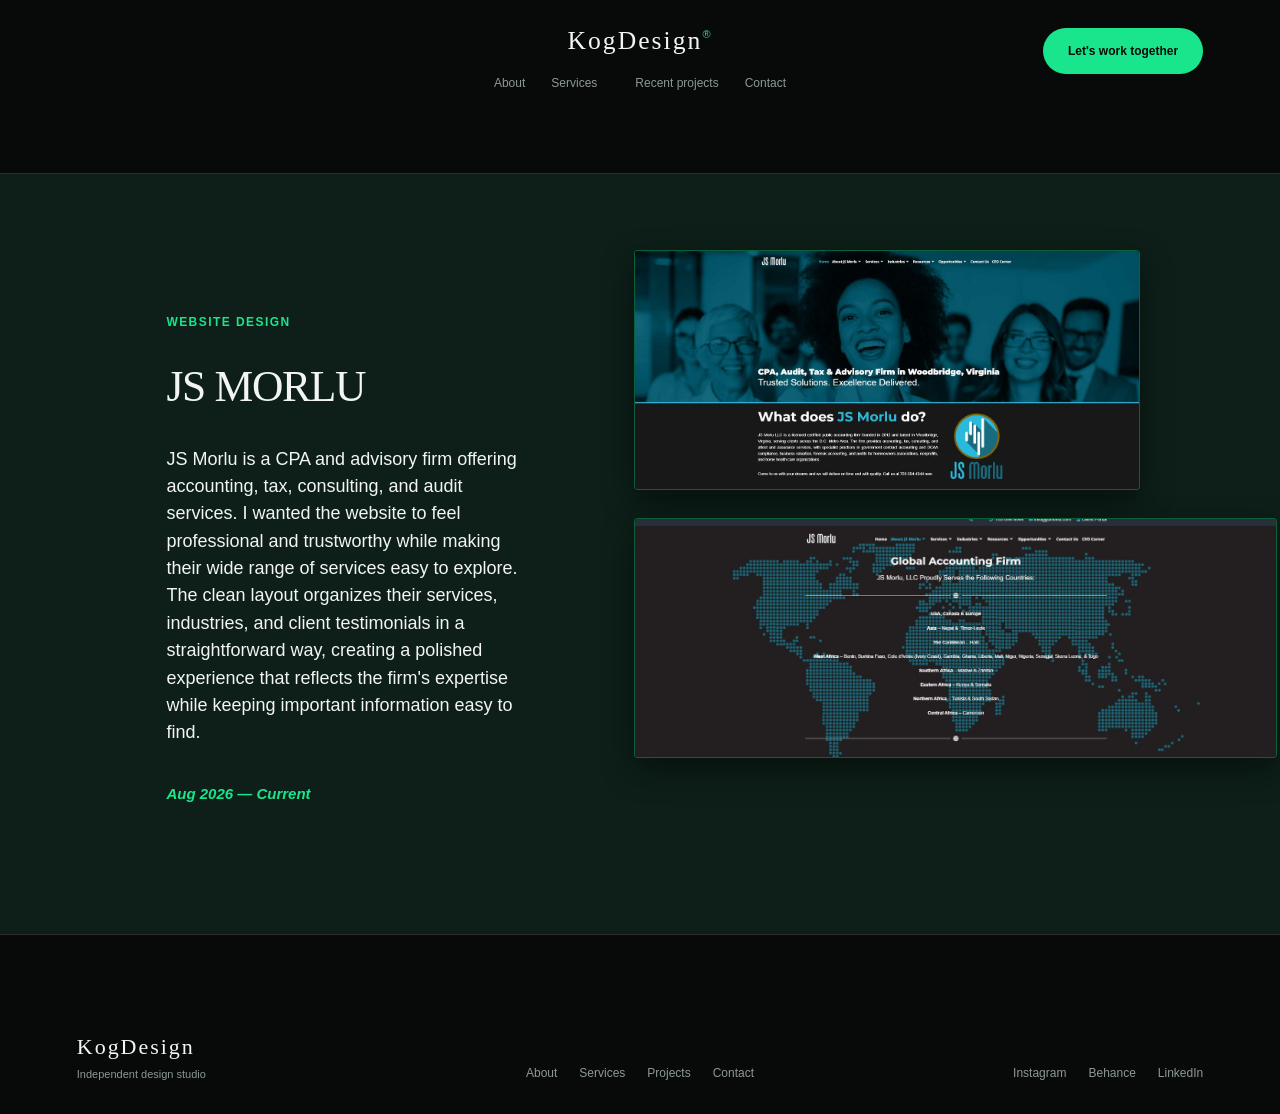
<file: JS MORLU/JS MORLU.html>
<!doctype html>
<html lang="en">
<head>
<meta charset="utf-8">
<meta name="viewport" content="width=device-width, initial-scale=1">
<title>KogDesign — Hit Snooze Studios</title>
<style>
:root{--black:#080A09;--green:#0D1F18;--bright:#19E68C;--white:#F2F5F3;--muted:#8D9993}
*{box-sizing:border-box}
html{scroll-behavior:smooth}
body{margin:0;background:var(--black);color:var(--white);font-family:Arial,Helvetica,sans-serif}
a{color:inherit;text-decoration:none}
.site-header{min-height:174px;padding:28px clamp(24px,6vw,92px) 25px;display:grid;grid-template-columns:1fr auto 1fr;align-items:start;gap:30px;border-bottom:1px solid #f2f5f326}
.header-center{grid-column:1/-1;grid-row:1;display:flex;flex-direction:column;align-items:center;gap:22px}
.wordmark{font:400 clamp(22px,2vw,30px)/1 Georgia,serif;letter-spacing:.08em;white-space:nowrap}
.wordmark span{color:var(--bright);font:11px Arial,sans-serif;vertical-align:top}
.header-links{display:flex;gap:38px}
.header-nav{display:flex;gap:26px;color:var(--muted);font-size:12px}
.header-nav a:hover,.site-footer a:hover{color:var(--bright)}
.header-cta{grid-column:3;grid-row:1;justify-self:end;background:var(--bright);color:var(--black);border-radius:999px;padding:16px 25px;font-size:12px;font-weight:700;transition:opacity .2s ease}
.header-cta:hover{opacity:.9}
.project-layout{background:var(--green);min-height:760px;padding:76px clamp(24px,13vw,250px) 48px;display:grid;grid-template-columns:clamp(300px,28.2vw,541px) minmax(500px,706px);gap:clamp(70px,8.3vw,158px);align-items:start}
.project-copy{padding-top:54px;display:flex;flex-direction:column}
.project-label{font:700 12px/1 Arial,sans-serif;color:var(--bright);text-transform:uppercase;letter-spacing:.12em}
.project-copy h1{font:400 clamp(26px,3.4vw,52px)/1.05 Georgia,serif;letter-spacing:-.03em;margin:24px 0 36px;white-space:nowrap}
.copy-body{max-width:540px;font-size:18px;line-height:1.52}
.copy-body p{margin:0 0 18px}
.project-date{color:var(--bright);font-size:15px;font-style:italic;font-weight:700;margin:8px 0 0;padding-top:12px}
.project-images{display:grid;grid-template-columns:1fr;gap:28px}
.project-image-wrap{position:relative;border:1px solid #19e68c61;border-radius:4px;overflow:hidden;background:#050c0a;box-shadow:0 12px 32px rgba(0,0,0,0.45);transition:transform .3s ease,border-color .3s ease,box-shadow .3s ease;aspect-ratio:2/1;min-height:240px}
.project-images .project-image-wrap:first-child{aspect-ratio:2.11/1}
.project-images .project-image-wrap:last-child{aspect-ratio:2.68/1}
.project-image-wrap:hover{transform:translateY(-3px);border-color:var(--bright);box-shadow:0 18px 40px rgba(0,0,0,0.6)}
.project-image{width:100%;height:100%;display:block;object-fit:cover}
.site-footer{background:var(--black);min-height:180px;padding:34px clamp(24px,6vw,92px);display:grid;grid-template-columns:1fr auto 1fr;align-items:end;gap:30px;border-top:1px solid #f2f5f326}
.footer-name{display:flex;flex-direction:column;gap:8px}
.footer-name span{font:400 22px Georgia,serif;letter-spacing:.09em}
.footer-name small{color:var(--muted);font-size:11px}
.site-footer nav,.socials{display:flex;gap:22px;color:var(--muted);font-size:12px}
.socials{justify-content:flex-end}
@media(max-width:800px){
  .site-header{min-height:120px;grid-template-columns:1fr auto}
  .header-center{align-items:flex-start}
  .header-links{gap:16px}
  .project-layout{grid-template-columns:1fr;padding:60px 24px 42px}
  .project-copy{padding-top:0}
  .project-date{margin-top:20px}
  .site-footer{grid-template-columns:1fr;align-items:start;gap:28px}
  .socials{justify-content:flex-start}
  .site-footer nav{flex-wrap:wrap}
}
@media(max-width:520px){
  .header-cta{padding:12px 14px;font-size:10px}
  .header-links{display:none}
  .wordmark{font-size:20px}
  .project-copy h1{font-size:clamp(22px,6vw,30px);margin:20px 0 28px;white-space:normal}
  .copy-body{font-size:16px}
}
</style>
</head>
<body>
<header class="site-header" id="top">
  <div class="header-center">
    <a class="wordmark" href="#top">KogDesign<span>®</span></a>
    <div class="header-links">
      <nav class="header-nav" aria-label="Primary navigation">
        <a href="#about">About</a>
        <a href="#services">Services</a>
      </nav>
      <nav class="header-nav" aria-label="Project navigation">
        <a href="#work">Recent projects</a>
        <a href="#contact">Contact</a>
      </nav>
    </div>
  </div>
  <a href="#contact" class="header-cta">Let's work together</a>
</header>

<main>
  <section class="project-layout" id="about">
    <div class="project-copy">
      <p class="project-label">Website design</p>
      <h1>JS MORLU</h1>
      <div class="copy-body">
        <p>JS Morlu is a CPA and advisory firm offering accounting, tax, consulting, and audit services. I wanted the website to feel professional and trustworthy while making their wide range of services easy to explore. The clean layout organizes their services, industries, and client testimonials in a straightforward way, creating a polished experience that reflects the firm's expertise while keeping important information easy to find.</p>
      </div>
      <p class="project-date">Aug 2026 — Current</p>
    </div>
    
    <div class="project-images" id="work">
      <div class="project-image-wrap">
        <img class="project-image" src="[data-uri]" alt="JS Morlu global accounting firm page screenshot" loading="lazy" />
      </div>
      <div class="project-image-wrap">
        <img class="project-image" src="[data-uri]" alt="JS Morlu homepage and about section screenshot" loading="lazy" />
      </div>
    </div>
  </section>
</main>

<footer class="site-footer" id="contact">
  <div class="footer-name">
    <span>KogDesign</span>
    <small>Independent design studio</small>
  </div>
  <nav aria-label="Footer navigation">
    <a href="#about">About</a>
    <a href="#services">Services</a>
    <a href="#work">Projects</a>
    <a href="mailto:hello@kogdesign.studio">Contact</a>
  </nav>
  <div class="socials">
    <a href="#contact">Instagram</a>
    <a href="#contact">Behance</a>
    <a href="#contact">LinkedIn</a>
  </div>
</footer>
</body>
</html>
</file>
